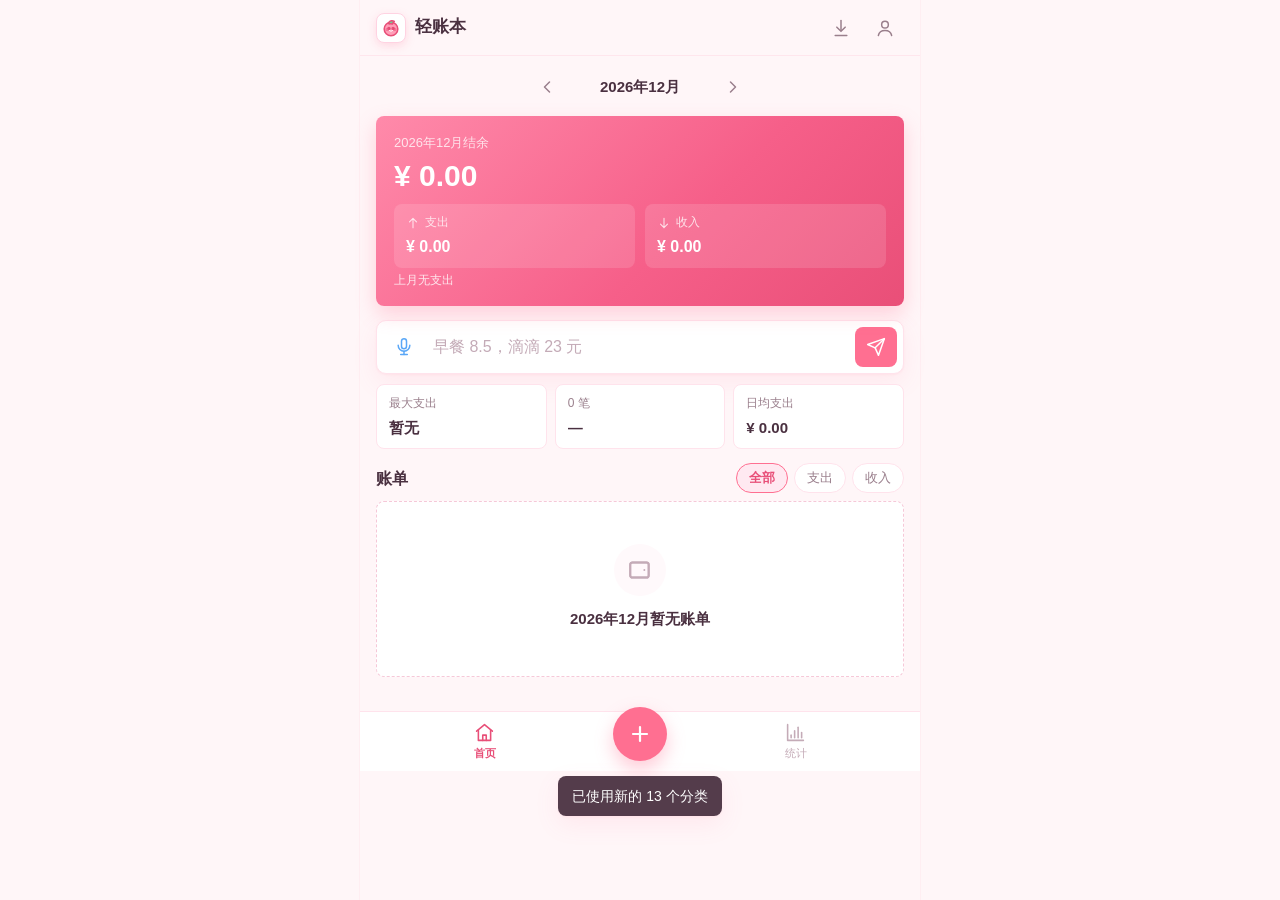
<file: index.html>
<!doctype html>
<html lang="zh-CN">
<head>
  <meta charset="utf-8">
  <meta name="viewport" content="width=device-width, initial-scale=1, viewport-fit=cover">
  <meta name="theme-color" content="#ff6f91">
  <meta name="apple-mobile-web-app-capable" content="yes">
  <meta name="mobile-web-app-capable" content="yes">
  <meta name="apple-mobile-web-app-status-bar-style" content="default">
  <meta name="apple-mobile-web-app-title" content="轻账本">
  <link rel="manifest" href="manifest.webmanifest">
  <link rel="icon" href="icons/icon.svg" type="image/svg+xml">
  <link rel="apple-touch-icon" href="icons/icon-192.png">
  <link rel="stylesheet" href="styles.css?v=19">
  <title>轻账本</title>
</head>
<body>
  <svg class="sprite" aria-hidden="true">
    <symbol id="i-wallet" viewBox="0 0 24 24"><path d="M3 7a2 2 0 0 1 2-2h13a2 2 0 0 1 2 2v10a2 2 0 0 1-2 2H5a2 2 0 0 1-2-2z"/><path d="M3 7a2 2 0 0 1 2-2h13a2 2 0 0 1 2 2v10a2 2 0 0 1-2 2H5a2 2 0 0 1-2-2z"/><path d="M16 12h.01"/></symbol>
    <symbol id="i-home" viewBox="0 0 24 24"><path d="M3 10.5 12 3l9 7.5"/><path d="M5 9.5V21h14V9.5"/><path d="M10 21v-6h4v6"/></symbol>
    <symbol id="i-chart" viewBox="0 0 24 24"><path d="M3 3v18h18"/><path d="M7 15v3"/><path d="M11 10v8"/><path d="M15 6v12"/><path d="M19 12v6"/></symbol>
    <symbol id="i-user" viewBox="0 0 24 24"><circle cx="12" cy="8" r="4"/><path d="M4 21c.8-4 3.6-6 8-6s7.2 2 8 6"/></symbol>
    <symbol id="i-plus" viewBox="0 0 24 24"><path d="M12 5v14M5 12h14"/></symbol>
    <symbol id="i-send" viewBox="0 0 24 24"><path d="M22 2 11 13"/><path d="M22 2 15 22l-4-9-9-4z"/></symbol>
    <symbol id="i-mic" viewBox="0 0 24 24"><rect x="9" y="2" width="6" height="12" rx="3"/><path d="M5 10a7 7 0 0 0 14 0"/><path d="M12 17v4"/><path d="M8 21h8"/></symbol>
    <symbol id="i-pencil" viewBox="0 0 24 24"><path d="m4 20 .8-3.2L16.5 5.1a2 2 0 0 1 2.8 0l.6.6a2 2 0 0 1 0 2.8L8.2 20.2 5 21z"/><path d="M14.5 7l2.5 2.5"/></symbol>
    <symbol id="i-trash" viewBox="0 0 24 24"><path d="M3 6h18"/><path d="M8 6V4h8v2"/><path d="M6 6l1 14h10l1-14"/><path d="M10 10v6"/><path d="M14 10v6"/></symbol>
    <symbol id="i-left" viewBox="0 0 24 24"><path d="m15 18-6-6 6-6"/></symbol>
    <symbol id="i-right" viewBox="0 0 24 24"><path d="m9 18 6-6-6-6"/></symbol>
    <symbol id="i-close" viewBox="0 0 24 24"><path d="M6 6l12 12M18 6 6 18"/></symbol>
    <symbol id="i-calendar" viewBox="0 0 24 24"><rect x="3" y="4" width="18" height="17" rx="2"/><path d="M3 9h18"/><path d="M8 2v4"/><path d="M16 2v4"/></symbol>
    <symbol id="i-filter" viewBox="0 0 24 24"><path d="M3 5h18l-7 8v6l-4 2v-8z"/></symbol>
    <symbol id="i-download" viewBox="0 0 24 24"><path d="M12 3v12"/><path d="m7 11 5 5 5-5"/><path d="M5 21h14"/></symbol>
    <symbol id="i-upload" viewBox="0 0 24 24"><path d="M12 15V3"/><path d="m7 8 5-5 5 5"/><path d="M5 21h14"/></symbol>
    <symbol id="i-check" viewBox="0 0 24 24"><path d="m5 12 4 4L19 6"/></symbol>
    <symbol id="i-tag" viewBox="0 0 24 24"><path d="M3 3h7l11 11-7 7L3 10z"/><circle cx="7" cy="7" r="1.5"/></symbol>
    <symbol id="i-refresh" viewBox="0 0 24 24"><path d="M21 12a9 9 0 1 1-3-6.7"/><path d="M21 3v6h-6"/></symbol>
    <symbol id="i-more" viewBox="0 0 24 24"><circle cx="5" cy="12" r="1"/><circle cx="12" cy="12" r="1"/><circle cx="19" cy="12" r="1"/></symbol>
    <symbol id="i-down" viewBox="0 0 24 24"><path d="M12 4v16m-6-6 6 6 6-6"/></symbol>
    <symbol id="i-up" viewBox="0 0 24 24"><path d="M12 20V4m-6 6 6-6 6 6"/></symbol>
    <symbol id="i-search" viewBox="0 0 24 24"><circle cx="11" cy="11" r="7"/><path d="m21 21-4.5-4.5"/></symbol>
    <symbol id="i-chevron-down" viewBox="0 0 24 24"><path d="m6 9 6 6 6-6"/></symbol>
    <symbol id="i-chevron-up" viewBox="0 0 24 24"><path d="m6 15 6-6 6 6"/></symbol>
    <symbol id="i-file" viewBox="0 0 24 24"><path d="M6 2h8l6 6v14H6z"/><path d="M14 2v6h6"/></symbol>
    <symbol id="i-share" viewBox="0 0 24 24"><circle cx="18" cy="5" r="3"/><circle cx="6" cy="12" r="3"/><circle cx="18" cy="19" r="3"/><path d="m8.5 10.5 7-5M8.5 13.5l7 5"/></symbol>
    <symbol id="i-copy" viewBox="0 0 24 24"><rect x="9" y="9" width="12" height="12" rx="2"/><path d="M5 15H4a2 2 0 0 1-2-2V4a2 2 0 0 1 2-2h9a2 2 0 0 1 2 2v1"/></symbol>
    <symbol id="i-star" viewBox="0 0 24 24"><path d="m12 3 2.6 5.3 5.9.9-4.3 4.1 1 5.8-5.2-2.7-5.2 2.7 1-5.8L3.5 9.2l5.9-.9z"/></symbol>
    <symbol id="i-c-food" viewBox="0 0 24 24"><path d="M4 12h16a8 8 0 0 1-16 0z"/><path d="M12 4v4"/><path d="M8 6v2M16 6v2"/></symbol>
    <symbol id="i-c-bus" viewBox="0 0 24 24"><rect x="3" y="5" width="18" height="13" rx="2"/><path d="M3 10h18"/><path d="M7 20v1M17 20v1"/><circle cx="8" cy="15" r=".5"/><circle cx="16" cy="15" r=".5"/></symbol>
    <symbol id="i-c-bag" viewBox="0 0 24 24"><path d="M6 8h12l-1 13H7z"/><path d="M9 8a3 3 0 0 1 6 0"/></symbol>
    <symbol id="i-c-home" viewBox="0 0 24 24"><path d="M3 10.5 12 3l9 7.5"/><path d="M5 9.5V21h14V9.5"/></symbol>
    <symbol id="i-c-film" viewBox="0 0 24 24"><rect x="3" y="4" width="18" height="16" rx="2"/><path d="M8 4v16M16 4v16M3 9h5M3 15h5M16 9h5M16 15h5"/></symbol>
    <symbol id="i-c-pill" viewBox="0 0 24 24"><rect x="4" y="10" width="16" height="4" rx="2"/><path d="M12 10v4"/><path d="M9 14v2M15 14v2"/></symbol>
    <symbol id="i-c-book" viewBox="0 0 24 24"><path d="M4 4h7a3 3 0 0 1 3 3v13a3 3 0 0 0-3-3H4z"/><path d="M20 4h-7a3 3 0 0 0-3 3v13a3 3 0 0 1 3-3h7z"/></symbol>
    <symbol id="i-c-phone" viewBox="0 0 24 24"><rect x="7" y="2" width="10" height="20" rx="2"/><path d="M12 18h.01"/></symbol>
    <symbol id="i-c-gift" viewBox="0 0 24 24"><rect x="3" y="8" width="18" height="4"/><path d="M3 12v8h18v-8"/><path d="M12 8v12"/><path d="M12 8c-2.5 0-4-1-4-3s1.5-3 4-1c2.5-2 4-1 4 1s-1.5 3-4 3z"/></symbol>
    <symbol id="i-c-more" viewBox="0 0 24 24"><circle cx="5" cy="12" r="1.6"/><circle cx="12" cy="12" r="1.6"/><circle cx="19" cy="12" r="1.6"/></symbol>
    <symbol id="i-c-brief" viewBox="0 0 24 24"><rect x="3" y="7" width="18" height="13" rx="2"/><path d="M9 7V5h6v2"/><path d="M3 13h18"/></symbol>
    <symbol id="i-c-trend" viewBox="0 0 24 24"><path d="m3 17 6-6 4 4 7-8"/><path d="M15 7h5v5"/></symbol>
    <symbol id="i-c-clock" viewBox="0 0 24 24"><circle cx="12" cy="12" r="9"/><path d="M12 7v5l3 2"/></symbol>
    <symbol id="i-c-receipt" viewBox="0 0 24 24"><path d="M6 2h12v20l-2-1.5L14 22l-2-1.5L10 22l-2-1.5L6 22z"/><path d="M9 7h6M9 11h6M9 15h4"/></symbol>
    <symbol id="i-c-coin" viewBox="0 0 24 24"><circle cx="12" cy="12" r="9"/><path d="M12 7v10M9.5 9.5h5M9.5 14.5h5"/></symbol>
    <symbol id="i-logo" viewBox="0 0 24 24">
      <circle cx="12" cy="13.2" r="8.2" fill="#ff9fb8"/>
      <path d="M9.2 5.6c1.6-2.4 4.6-3 6.8-1.5-1.3.8-2 1.8-2.2 3.1-.9-.4-2.2-.5-3.2-.2-.6.2-1.1.1-1.4-.4z" fill="#6fcf97"/>
      <circle cx="9.5" cy="12.6" r="1.15" fill="#fff"/>
      <circle cx="14.5" cy="12.6" r="1.15" fill="#fff"/>
      <circle cx="9.85" cy="12.75" r=".5" fill="#5b3a44"/>
      <circle cx="14.85" cy="12.75" r=".5" fill="#5b3a44"/>
      <path d="M10.1 15c1.2 1.1 2.6 1.1 3.8 0" stroke="#fff" stroke-width="1.15" fill="none" stroke-linecap="round"/>
      <circle cx="7.4" cy="13.8" r="1.3" fill="#ff6f91" opacity=".5"/>
      <circle cx="16.6" cy="13.8" r="1.3" fill="#ff6f91" opacity=".5"/>
    </symbol>
    <symbol id="cute-food" viewBox="0 0 24 24"><path d="M4 13h16a8 8 0 0 1-16 0z"/><path d="M12 5v3M8.5 6.5v2M15.5 6.5v2"/><circle cx="9.4" cy="11.8" r="1" fill="currentColor"/><circle cx="14.6" cy="11.8" r="1" fill="currentColor"/><path d="M10 14.4c1.1 1 2.9 1 4 0"/><circle cx="7.2" cy="13" r="1.3" fill="currentColor" opacity=".18"/><circle cx="16.8" cy="13" r="1.3" fill="currentColor" opacity=".18"/></symbol>
    <symbol id="cute-bus" viewBox="0 0 24 24"><rect x="3" y="5" width="18" height="13" rx="3"/><path d="M3 10h18"/><path d="M8 18v1M16 18v1"/><circle cx="9.2" cy="12.2" r="1" fill="currentColor"/><circle cx="14.8" cy="12.2" r="1" fill="currentColor"/><path d="M10.4 14.6c1 1 2.2 1 3.2 0"/><circle cx="7" cy="13.6" r="1.3" fill="currentColor" opacity=".18"/><circle cx="17" cy="13.6" r="1.3" fill="currentColor" opacity=".18"/></symbol>
    <symbol id="cute-bag" viewBox="0 0 24 24"><path d="M6 8h12l-1 13H7z"/><path d="M9 8a3 3 0 0 1 6 0"/><circle cx="10" cy="14" r=".9" fill="currentColor"/><circle cx="14" cy="14" r=".9" fill="currentColor"/><path d="M10.4 16.6c1 1 2.2 1 3.2 0"/><circle cx="8" cy="15.4" r="1.2" fill="currentColor" opacity=".18"/><circle cx="16" cy="15.4" r="1.2" fill="currentColor" opacity=".18"/></symbol>
    <symbol id="cute-home" viewBox="0 0 24 24"><path d="M3 10.5 12 3l9 7.5"/><path d="M5 9.5V21h14V9.5"/><circle cx="10.2" cy="15.2" r="1" fill="currentColor"/><circle cx="13.8" cy="15.2" r="1" fill="currentColor"/><path d="M11.2 17.4c.5.5 1.1.5 1.6 0"/><circle cx="8.4" cy="16.2" r="1.2" fill="currentColor" opacity=".18"/><circle cx="15.6" cy="16.2" r="1.2" fill="currentColor" opacity=".18"/></symbol>
    <symbol id="cute-film" viewBox="0 0 24 24"><rect x="3" y="4" width="18" height="16" rx="2"/><path d="M8 4v16M16 4v16"/><circle cx="10.2" cy="12.4" r="1" fill="currentColor"/><circle cx="13.8" cy="12.4" r="1" fill="currentColor"/><path d="M11.1 14.4c.6.6 1.2.6 1.8 0"/><circle cx="8.4" cy="13.4" r="1.2" fill="currentColor" opacity=".18"/><circle cx="15.6" cy="13.4" r="1.2" fill="currentColor" opacity=".18"/></symbol>
    <symbol id="cute-pill" viewBox="0 0 24 24"><path d="M10 3h4v4h-4z"/><path d="M7 7h10v12a2 2 0 0 1-2 2H9a2 2 0 0 1-2-2z"/><circle cx="10" cy="12.4" r="1" fill="currentColor"/><circle cx="14" cy="12.4" r="1" fill="currentColor"/><path d="M11 14.6c.6.6 1.2.6 1.8 0"/><circle cx="8.4" cy="13.6" r="1.2" fill="currentColor" opacity=".18"/><circle cx="15.6" cy="13.6" r="1.2" fill="currentColor" opacity=".18"/></symbol>
    <symbol id="cute-book" viewBox="0 0 24 24"><path d="M4 4h7a3 3 0 0 1 3 3v13a3 3 0 0 0-3-3H4z"/><path d="M20 4h-7a3 3 0 0 0-3 3v13a3 3 0 0 1 3-3h7z"/><circle cx="10" cy="12" r="1" fill="currentColor"/><circle cx="14" cy="12" r="1" fill="currentColor"/><path d="M10.8 14.2c.8.7 1.6.7 2.4 0"/><circle cx="8.2" cy="13" r="1.2" fill="currentColor" opacity=".18"/><circle cx="15.8" cy="13" r="1.2" fill="currentColor" opacity=".18"/></symbol>
    <symbol id="cute-phone" viewBox="0 0 24 24"><rect x="7" y="2" width="10" height="20" rx="3"/><circle cx="10" cy="12.4" r="1" fill="currentColor"/><circle cx="14" cy="12.4" r="1" fill="currentColor"/><path d="M11 14.4c.6.6 1.2.6 1.8 0"/><circle cx="8.4" cy="13.4" r="1.2" fill="currentColor" opacity=".18"/><circle cx="15.6" cy="13.4" r="1.2" fill="currentColor" opacity=".18"/><path d="M12 18h.01"/></symbol>
    <symbol id="cute-gift" viewBox="0 0 24 24"><rect x="3" y="8" width="18" height="4"/><path d="M3 12v8h18v-8"/><path d="M12 8v12"/><circle cx="9.4" cy="14.8" r="1" fill="currentColor"/><circle cx="14.6" cy="14.8" r="1" fill="currentColor"/><path d="M10.4 16.8c1 .8 2.2.8 3.2 0"/><circle cx="7.4" cy="15.6" r="1.2" fill="currentColor" opacity=".18"/><circle cx="16.6" cy="15.6" r="1.2" fill="currentColor" opacity=".18"/></symbol>
    <symbol id="cute-paw" viewBox="0 0 24 24"><circle cx="7.2" cy="8.2" r="2.1" fill="currentColor"/><circle cx="12" cy="6.8" r="2.2" fill="currentColor"/><circle cx="16.8" cy="8.2" r="2.1" fill="currentColor"/><path d="M8 12c1.6-1.8 6.4-1.8 8 0 1.9 2.1.7 5.4-2.2 6.3-1.1.3-2.5.3-3.6 0C7.3 17.4 6.1 14.1 8 12z" fill="currentColor"/><circle cx="6.4" cy="14.6" r="1" fill="currentColor"/><circle cx="17.6" cy="14.6" r="1" fill="currentColor"/></symbol>
    <symbol id="cute-more" viewBox="0 0 24 24"><circle cx="12" cy="15.2" r="2.7" fill="currentColor"/><circle cx="7.6" cy="10.4" r="1.2" fill="currentColor"/><circle cx="12" cy="8.8" r="1.2" fill="currentColor"/><circle cx="16.4" cy="10.4" r="1.2" fill="currentColor"/></symbol>
    <symbol id="cute-brief" viewBox="0 0 24 24"><rect x="3" y="7" width="18" height="13" rx="2"/><path d="M9 7V5h6v2"/><circle cx="10" cy="13.4" r="1" fill="currentColor"/><circle cx="14" cy="13.4" r="1" fill="currentColor"/><path d="M11 15.4c.6.6 1.2.6 1.8 0"/><circle cx="8.4" cy="14.4" r="1.2" fill="currentColor" opacity=".18"/><circle cx="15.6" cy="14.4" r="1.2" fill="currentColor" opacity=".18"/></symbol>
    <symbol id="cute-star" viewBox="0 0 24 24"><path d="m12 3 2.6 5.3 5.9.9-4.3 4.1 1 5.8-5.2-2.7-5.2 2.7 1-5.8L3.5 9.2l5.9-.9z"/><circle cx="10.2" cy="11.4" r=".9" fill="currentColor"/><circle cx="13.8" cy="11.4" r=".9" fill="currentColor"/><path d="M11 13.4c.6.6 1.2.6 1.8 0"/><circle cx="8.2" cy="12.6" r="1.1" fill="currentColor" opacity=".18"/><circle cx="15.8" cy="12.6" r="1.1" fill="currentColor" opacity=".18"/></symbol>
    <symbol id="cute-trend" viewBox="0 0 24 24"><path d="m3 17 6-6 4 4 7-8"/><path d="M15 7h5v5"/><circle cx="9" cy="11" r=".9" fill="currentColor"/><circle cx="13" cy="15" r=".9" fill="currentColor"/></symbol>
    <symbol id="cute-clock" viewBox="0 0 24 24"><circle cx="12" cy="12" r="9"/><path d="M12 7v5l3 2"/><circle cx="9" cy="10" r=".8" fill="currentColor"/><circle cx="15" cy="10" r=".8" fill="currentColor"/><path d="M9.8 12.6c1.4 1 3 1 4.4 0"/><circle cx="7" cy="11.4" r="1.1" fill="currentColor" opacity=".18"/><circle cx="17" cy="11.4" r="1.1" fill="currentColor" opacity=".18"/></symbol>
    <symbol id="cute-receipt" viewBox="0 0 24 24"><path d="M6 2h12v20l-2-1.5L14 22l-2-1.5L10 22l-2-1.5L6 22z"/><path d="M9 7h6M9 11h6M9 15h4"/><circle cx="10.4" cy="12.2" r=".8" fill="currentColor"/><circle cx="13.6" cy="12.2" r=".8" fill="currentColor"/><path d="M11.2 13.8c.5.5 1.1.5 1.6 0"/></symbol>
  </svg>

  <div class="app-shell">
    <header class="topbar">
      <div class="brand">
        <span class="brand-mark"><svg><use href="#i-logo"></use></svg></span>
        <span class="brand-name">轻账本</span>
      </div>
      <div class="top-actions">
        <button class="icon-btn" id="exportBtn" type="button" data-action="export" title="导出数据" aria-label="导出数据">
          <svg><use href="#i-download"></use></svg>
        </button>
        <button class="icon-btn" type="button" data-action="goto" data-view="settings" title="设置" aria-label="设置">
          <svg><use href="#i-user"></use></svg>
        </button>
      </div>
    </header>

    <main id="appMain">
      <section id="view-home" class="view active">
        <div class="month-strip">
          <button class="icon-btn" type="button" data-action="month-prev" title="上个月" aria-label="上个月">
            <svg><use href="#i-left"></use></svg>
          </button>
          <button class="month-title" type="button" id="monthTitle" data-action="month-picker">本月</button>
          <button class="icon-btn" type="button" data-action="month-next" title="下个月" aria-label="下个月">
            <svg><use href="#i-right"></use></svg>
          </button>
        </div>

        <section class="summary-panel" id="homeSummary"></section>

        <div class="quick-input">
          <button class="icon-btn voice-btn" id="voiceBtn" type="button" data-action="voice" title="语音记账" aria-label="语音记账" hidden>
            <svg><use href="#i-mic"></use></svg>
          </button>
          <input id="quickText" class="quick-text" type="search" autocomplete="off" enterkeyhint="send" placeholder="早餐 8.5，滴滴 23 元" aria-label="记一笔">
          <button class="send-btn" type="button" data-action="parse" title="记一笔" aria-label="记一笔">
            <svg><use href="#i-send"></use></svg>
          </button>
        </div>

        <section class="day-summary" id="homeBreakdown"></section>

        <div class="list-head">
          <h2>账单</h2>
          <div class="list-filters">
            <button class="chip" type="button" data-action="filter-type" data-value="all">全部</button>
            <button class="chip" type="button" data-action="filter-type" data-value="expense">支出</button>
            <button class="chip" type="button" data-action="filter-type" data-value="income">收入</button>
          </div>
        </div>
        <section class="record-list" id="recordList"></section>
      </section>

      <section id="view-stats" class="view">
        <div class="stats-toolbar">
          <div class="seg" id="rangeSeg">
            <button type="button" class="seg-btn active" data-action="stats-range" data-value="month">本月</button>
            <button type="button" class="seg-btn" data-action="stats-range" data-value="lastMonth">上月</button>
            <button type="button" class="seg-btn" data-action="stats-range" data-value="7d">近7天</button>
            <button type="button" class="seg-btn" data-action="stats-range" data-value="year">今年</button>
            <button type="button" class="seg-btn" data-action="stats-range" data-value="all">全部</button>
            <button type="button" class="seg-btn" data-action="stats-range" data-value="custom">自定义</button>
          </div>
          <div class="date-range" id="customRangeRow" hidden>
            <label class="date-field">
              <span>从</span>
              <input type="date" id="statFrom" data-action="stats-date" aria-label="开始日期">
            </label>
            <label class="date-field">
              <span>到</span>
              <input type="date" id="statTo" data-action="stats-date" aria-label="结束日期">
            </label>
          </div>
          <div class="filter-row">
            <label class="select-wrap">
              <svg><use href="#i-down"></use></svg>
              <select id="statType" data-action="stats-change">
                <option value="expense">支出</option>
                <option value="income">收入</option>
                <option value="all">全部</option>
              </select>
            </label>
            <label class="select-wrap">
              <svg><use href="#i-filter"></use></svg>
              <select id="statCategory" data-action="stats-change">
                <option value="">全部分类</option>
              </select>
            </label>
            <label class="select-wrap">
              <svg><use href="#i-tag"></use></svg>
              <select id="statPayment" data-action="stats-change">
                <option value="">全部支付方式</option>
              </select>
            </label>
          </div>
          <div class="dim-row">
            <label class="select-wrap dim">
              <span>维度</span>
              <select id="statDimension" data-action="stats-change"></select>
            </label>
            <label class="select-wrap dim">
              <span>指标</span>
              <select id="statMetric" data-action="stats-change"></select>
            </label>
          </div>
          <div class="seg" id="chartModeSeg">
            <button type="button" class="seg-btn active" data-action="chart-mode" data-value="dist">分布</button>
            <button type="button" class="seg-btn" data-action="chart-mode" data-value="trend">趋势</button>
            <button type="button" class="seg-btn" data-action="chart-mode" data-value="table">明细</button>
          </div>
        </div>
        <section class="stat-cards" id="statCards"></section>
        <section class="panel chart-panel" id="chartPanel"></section>
        <section class="table-wrap" id="statTable"></section>
      </section>

      <section id="view-settings" class="view">
        <div class="settings-section">
          <h2>安装到手机</h2>
          <div class="settings-actions">
            <button class="action-btn wide" type="button" data-action="install">
              <svg><use href="#i-download"></use></svg><span>安装轻账本</span>
            </button>
          </div>
        </div>

        <div class="settings-section">
          <h2>数据</h2>
          <div class="settings-actions">
            <button class="action-btn" type="button" data-action="export">
              <svg><use href="#i-download"></use></svg><span>导出</span>
            </button>
            <button class="action-btn" type="button" data-action="import">
              <svg><use href="#i-upload"></use></svg><span>导入</span>
            </button>
            <button class="action-btn danger" type="button" data-action="reset">
              <svg><use href="#i-trash"></use></svg><span>清空</span>
            </button>
          </div>
          <input type="file" id="importFile" accept="application/json,.json" hidden>
          <div class="storage-line" id="storageLine"></div>
        </div>

        <div class="settings-section">
          <h2>智能分类规则</h2>
          <form class="rule-form" id="ruleForm">
            <input type="text" id="ruleKeyword" placeholder="关键词" aria-label="关键词">
            <select id="ruleCategory" aria-label="分类"></select>
            <button class="primary small" type="submit">添加</button>
          </form>
          <ul class="rule-list" id="ruleList"></ul>
        </div>

        <div class="settings-section">
          <h2>我的分类</h2>
          <div class="settings-actions">
            <button class="action-btn wide" type="button" data-action="use-my-categories">
              <svg><use href="#i-refresh"></use></svg><span>使用我的 13 个分类</span>
            </button>
            <button class="action-btn" type="button" data-action="add-category">
              <svg><use href="#i-plus"></use></svg><span>新增分类</span>
            </button>
          </div>
          <ul class="category-list" id="categoryList"></ul>
        </div>

        <div class="settings-section">
          <h2>关于</h2>
          <div class="about-box">
            <p>轻账本 v1.8</p>
            <p>本地账本</p>
          </div>
        </div>
      </section>
    </main>

    <nav class="bottom-nav">
      <button class="nav-btn active" type="button" data-action="goto" data-view="home">
        <svg><use href="#i-home"></use></svg><span>首页</span>
      </button>
      <button class="nav-btn center" type="button" data-action="add" aria-label="记一笔">
        <span class="nav-plus"><svg><use href="#i-plus"></use></svg></span>
      </button>
      <button class="nav-btn" type="button" data-action="goto" data-view="stats">
        <svg><use href="#i-chart"></use></svg><span>统计</span>
      </button>
    </nav>
  </div>

  <div class="modal" id="recordModal" hidden>
    <div class="modal-backdrop" data-action="close-modal"></div>
    <div class="sheet" role="dialog" aria-modal="true" aria-labelledby="recordModalTitle">
      <header class="sheet-head">
        <h2 id="recordModalTitle">记一笔</h2>
        <button class="icon-btn" type="button" data-action="close-modal" title="关闭" aria-label="关闭">
          <svg><use href="#i-close"></use></svg>
        </button>
      </header>
      <form id="recordForm">
        <div class="type-seg" id="recordTypeSeg">
          <button class="type-btn expense active" type="button" data-action="record-type" data-value="expense">
            <svg><use href="#i-up"></use></svg>支出
          </button>
          <button class="type-btn income" type="button" data-action="record-type" data-value="income">
            <svg><use href="#i-down"></use></svg>收入
          </button>
        </div>
        <label class="field">
          <span>金额</span>
          <input id="fAmount" type="number" min="0" step="0.01" inputmode="decimal" placeholder="0.00" required>
        </label>
        <label class="field">
          <span>商品 / 事项</span>
          <input id="fItem" type="text" placeholder="午餐" required>
        </label>
        <label class="field">
          <span>商户</span>
          <input id="fMerchant" type="text" placeholder="麦当劳">
        </label>
        <div class="field">
          <span>分类</span>
          <div class="category-picker" id="categoryPicker"></div>
        </div>
        <div class="form-grid">
          <label class="field">
            <span>日期</span>
            <input id="fDate" type="date" required>
          </label>
          <label class="field">
            <span>时间</span>
            <input id="fTime" type="time" required>
          </label>
        </div>
        <div class="form-grid">
          <label class="field">
            <span>支付方式</span>
            <select id="fPayment">
              <option value="">未填写</option>
            </select>
          </label>
          <label class="field">
            <span>标签</span>
            <input id="fTags" type="text" placeholder="咖啡, 通勤">
          </label>
        </div>
        <label class="field">
          <span>备注</span>
          <textarea id="fNote" rows="2" placeholder="可选"></textarea>
        </label>
        <button class="primary save-btn" type="submit">保存</button>
      </form>
    </div>
  </div>

  <div class="modal" id="categoryModal" hidden>
    <div class="modal-backdrop" data-action="close-category-modal"></div>
    <div class="sheet" role="dialog" aria-modal="true" aria-labelledby="categoryModalTitle">
      <header class="sheet-head">
        <h2 id="categoryModalTitle">编辑分类</h2>
        <button class="icon-btn" type="button" data-action="close-category-modal" title="关闭" aria-label="关闭">
          <svg><use href="#i-close"></use></svg>
        </button>
      </header>
      <form id="categoryForm">
        <label class="field">
          <span>分类名称</span>
          <input id="catName" type="text" placeholder="买菜" required>
        </label>
        <label class="field">
          <span>类型</span>
          <select id="catType">
            <option value="expense">支出</option>
            <option value="income">收入</option>
          </select>
        </label>
        <label class="field">
          <span>自动识别关键词</span>
          <input id="catAliases" type="text" placeholder="菜市场, 蔬菜, 鸡蛋">
        </label>
        <button class="primary save-btn" type="submit">保存分类</button>
      </form>
    </div>
  </div>

  <div class="modal" id="dialogModal" hidden>
    <div class="modal-backdrop"></div>
    <div class="dialog" role="alertdialog" aria-modal="true" aria-labelledby="dialogTitle">
      <h2 id="dialogTitle"></h2>
      <p id="dialogBody"></p>
      <input id="dialogInput" type="text" hidden>
      <div class="dialog-actions">
        <button class="secondary" type="button" id="dialogCancel">取消</button>
        <button class="danger" type="button" id="dialogOk">确定</button>
      </div>
    </div>
  </div>

  <div class="toast-root" id="toastRoot" aria-live="polite"></div>
  <script src="app.js?v=19"></script>
</body>
</html>
</file>
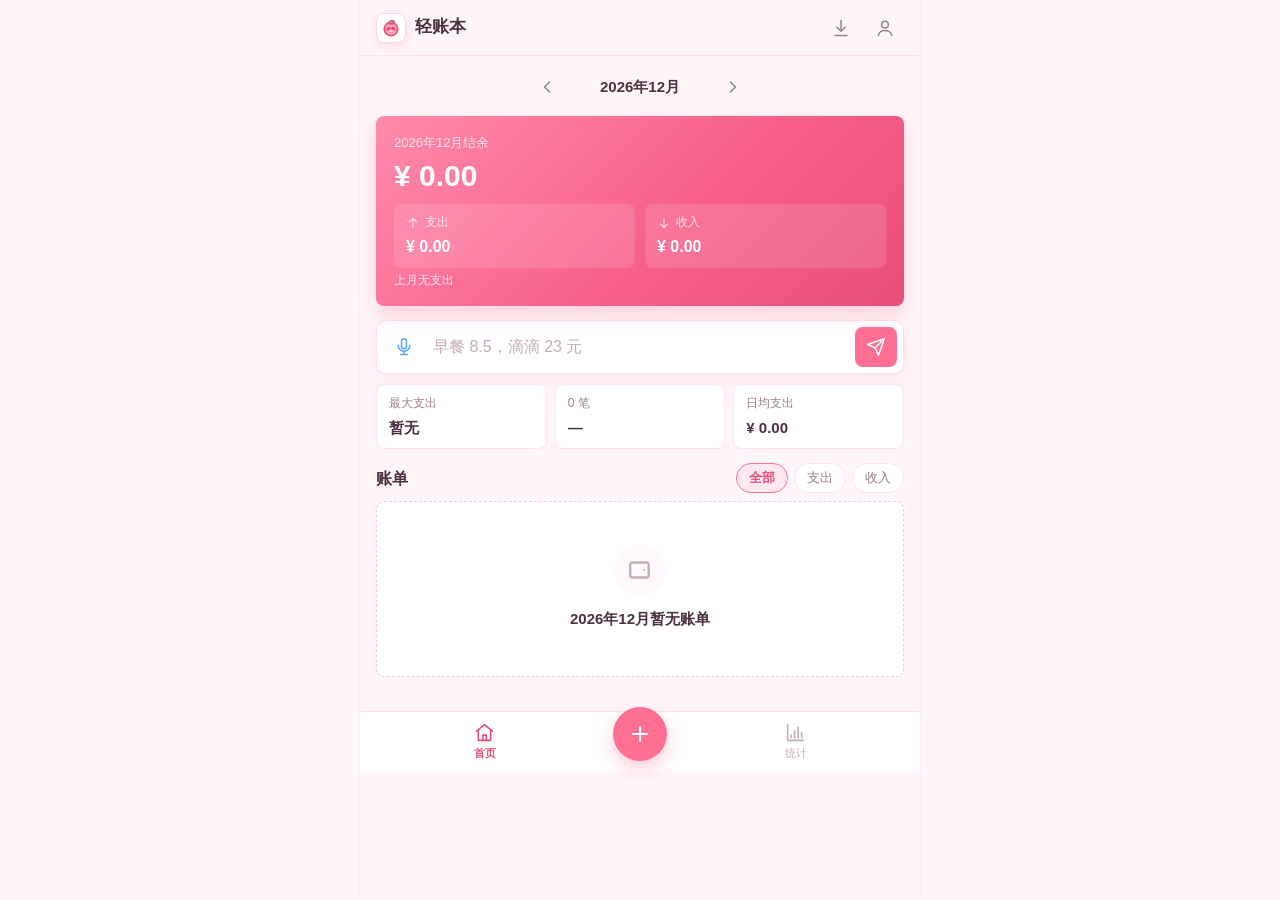
<file: reset.html>
<!doctype html>
<html lang="zh-CN">
<head>
  <meta charset="utf-8">
  <meta name="viewport" content="width=device-width, initial-scale=1">
  <title>正在更新轻账本</title>
  <style>
    body {
      margin: 0;
      min-height: 100vh;
      display: grid;
      place-items: center;
      background: #fff6f8;
      color: #e84f78;
      font-family: -apple-system, BlinkMacSystemFont, "PingFang SC", "Microsoft YaHei", sans-serif;
      letter-spacing: 0;
    }
    .box {
      text-align: center;
      font-size: 15px;
      padding: 24px;
    }
    .dot {
      display: inline-block;
      width: 10px;
      height: 10px;
      margin: 18px 4px 0;
      border-radius: 50%;
      background: #ff8aaa;
      animation: bounce 1s infinite ease-in-out;
    }
    .dot:nth-child(2) { animation-delay: .15s; }
    .dot:nth-child(3) { animation-delay: .3s; }
    @keyframes bounce {
      0%, 100% { transform: translateY(0); opacity: .45; }
      50% { transform: translateY(-6px); opacity: 1; }
    }
  </style>
</head>
<body>
  <div class="box">
    <div>正在清除旧缓存，请稍等</div>
    <div><span class="dot"></span><span class="dot"></span><span class="dot"></span></div>
  </div>
  <script>
    (async function () {
      try {
        if ('serviceWorker' in navigator) {
          const registrations = await navigator.serviceWorker.getRegistrations();
          await Promise.all(registrations.map((registration) => registration.unregister()));
        }
        if (window.caches) {
          const keys = await caches.keys();
          await Promise.all(keys.map((key) => caches.delete(key)));
        }
      } catch (error) {
        console.error(error);
      }
      location.replace('./index.html?v=19');
    })();
  </script>
</body>
</html>
</file>
<file: styles.css>
:root {
  --bg: #fff6f8;
  --surface: #ffffff;
  --surface-2: #fff9fb;
  --ink: #4a3040;
  --muted: #9a7f8c;
  --faint: #c4abb7;
  --line: #ffe3ec;
  --line-strong: #f6c8d8;
  --primary: #ff6f91;
  --primary-dark: #e84f78;
  --primary-soft: #ffe9f1;
  --danger: #f05b6c;
  --danger-soft: #ffe9ee;
  --income: #4fc08a;
  --income-soft: #e7faf1;
  --blue: #5aa7f7;
  --amber: #ffb34d;
  --violet: #9a7bf0;
  --nav-h: 60px;
  --radius: 8px;
  --shadow: 0 1px 2px rgba(255, 111, 145, .08), 0 8px 24px rgba(255, 111, 145, .10);
}

* {
  box-sizing: border-box;
}

[hidden] {
  display: none !important;
}

html {
  -webkit-text-size-adjust: 100%;
  text-size-adjust: 100%;
}

body {
  margin: 0;
  background: var(--bg);
  color: var(--ink);
  font-family: -apple-system, BlinkMacSystemFont, "Segoe UI", "PingFang SC", "Hiragino Sans GB", "Microsoft YaHei", sans-serif;
  font-size: 15px;
  line-height: 1.45;
  letter-spacing: 0;
  -webkit-font-smoothing: antialiased;
}

button,
input,
select,
textarea {
  font: inherit;
  letter-spacing: 0;
}

button {
  border: 0;
  cursor: pointer;
  color: inherit;
  background: none;
}

button:focus-visible,
input:focus-visible,
select:focus-visible,
textarea:focus-visible {
  outline: 2px solid rgba(255, 111, 145, .55);
  outline-offset: 1px;
}

svg {
  display: block;
  width: 20px;
  height: 20px;
  fill: none;
  stroke: currentColor;
  stroke-width: 1.8;
  stroke-linecap: round;
  stroke-linejoin: round;
}

.sprite {
  position: absolute;
  width: 0;
  height: 0;
  overflow: hidden;
}

.app-shell {
  position: relative;
  width: 100%;
  max-width: 560px;
  min-height: 100dvh;
  margin: 0 auto;
  background: var(--bg);
  box-shadow: 0 0 0 1px rgba(255, 111, 145, .06);
}

.topbar {
  position: sticky;
  top: 0;
  z-index: 20;
  display: flex;
  align-items: center;
  justify-content: space-between;
  height: 56px;
  padding: 0 16px;
  padding-top: env(safe-area-inset-top);
  background: rgba(255, 246, 248, .92);
  backdrop-filter: blur(12px);
  border-bottom: 1px solid rgba(255, 227, 236, .8);
}

.brand {
  display: flex;
  align-items: center;
  gap: 9px;
  min-width: 0;
}

.brand-mark {
  display: grid;
  place-items: center;
  width: 30px;
  height: 30px;
  border-radius: 8px;
  background: #fff;
  border: 1px solid #ffd3e2;
  box-shadow: 0 3px 10px rgba(255, 111, 145, .22);
  color: var(--primary-dark);
  flex: none;
}

.brand-mark svg {
  width: 20px;
  height: 20px;
}

.brand-name {
  font-size: 17px;
  font-weight: 700;
  white-space: nowrap;
}

.top-actions {
  display: flex;
  align-items: center;
  gap: 6px;
}

.icon-btn {
  display: grid;
  place-items: center;
  width: 38px;
  height: 38px;
  border-radius: 8px;
  color: var(--muted);
  flex: none;
}

.icon-btn:active {
  background: var(--surface-2);
  color: var(--ink);
}

.view {
  display: none;
  padding: 0 16px 24px;
  animation: view-in .18s ease;
}

.view.active {
  display: block;
}

@keyframes view-in {
  from {
    opacity: .5;
    transform: translateY(4px);
  }
  to {
    opacity: 1;
    transform: translateY(0);
  }
}

.month-strip {
  display: flex;
  align-items: center;
  justify-content: center;
  gap: 8px;
  padding: 12px 0 10px;
}

.month-title {
  min-width: 132px;
  height: 38px;
  border-radius: 8px;
  font-size: 15px;
  font-weight: 700;
  color: var(--ink);
}

.month-title:active {
  background: var(--surface);
}

.summary-panel {
  position: relative;
  overflow: hidden;
  padding: 18px 18px 16px;
  border-radius: 8px;
  background: linear-gradient(135deg, #ff8aaa 0%, #f65f89 58%, #e94f78 100%);
  color: #fff;
  box-shadow: 0 8px 20px rgba(255, 111, 145, .28);
}

.summary-label {
  font-size: 13px;
  color: rgba(255, 255, 255, .78);
}

.summary-amount {
  margin: 6px 0 12px;
  font-size: 30px;
  font-weight: 800;
  line-height: 1.1;
  font-variant-numeric: tabular-nums;
}

.summary-amount small {
  margin-left: 4px;
  font-size: 14px;
  font-weight: 600;
  color: rgba(255, 255, 255, .72);
}

.summary-grid {
  display: grid;
  grid-template-columns: 1fr 1fr;
  gap: 10px;
}

.summary-cell {
  min-width: 0;
  padding: 10px 12px;
  border-radius: 8px;
  background: rgba(255, 255, 255, .13);
}

.summary-cell .cell-label {
  display: flex;
  align-items: center;
  gap: 5px;
  font-size: 12px;
  color: rgba(255, 255, 255, .78);
}

.summary-cell .cell-label svg {
  width: 14px;
  height: 14px;
}

.summary-cell .cell-value {
  margin-top: 4px;
  font-size: 16px;
  font-weight: 700;
  font-variant-numeric: tabular-nums;
  white-space: nowrap;
  overflow: hidden;
  text-overflow: ellipsis;
}

.summary-delta {
  display: inline-flex;
  align-items: center;
  gap: 4px;
  margin-top: 3px;
  font-size: 12px;
  color: rgba(255, 255, 255, .82);
}

.quick-input {
  display: flex;
  align-items: center;
  gap: 8px;
  margin: 14px 0 6px;
  padding: 6px 6px 6px 8px;
  border: 1px solid var(--line);
  border-radius: 10px;
  background: var(--surface);
  box-shadow: var(--shadow);
}

.quick-text {
  flex: 1;
  min-width: 0;
  height: 40px;
  border: 0;
  background: transparent;
  color: var(--ink);
  font-size: 16px;
}

.quick-text::placeholder {
  color: var(--faint);
}

.quick-text:focus {
  outline: none;
}

.voice-btn {
  color: var(--blue);
}

.voice-btn.recording {
  color: var(--danger);
  background: var(--danger-soft);
}

.send-btn {
  display: grid;
  place-items: center;
  width: 42px;
  height: 40px;
  border-radius: 8px;
  background: var(--primary);
  color: #fff;
  flex: none;
}

.send-btn:active {
  background: var(--primary-dark);
}

.day-summary {
  display: grid;
  grid-template-columns: repeat(3, 1fr);
  gap: 8px;
  margin: 10px 0 14px;
}

.day-stat {
  min-width: 0;
  padding: 10px 12px;
  border: 1px solid var(--line);
  border-radius: 8px;
  background: var(--surface);
}

.day-stat .day-label {
  font-size: 12px;
  color: var(--muted);
  white-space: nowrap;
  overflow: hidden;
  text-overflow: ellipsis;
}

.day-stat .day-value {
  margin-top: 4px;
  font-size: 15px;
  font-weight: 700;
  font-variant-numeric: tabular-nums;
  white-space: nowrap;
  overflow: hidden;
  text-overflow: ellipsis;
}

.list-head {
  display: flex;
  align-items: center;
  justify-content: space-between;
  gap: 10px;
  margin-bottom: 8px;
}

.list-head h2 {
  margin: 0;
  font-size: 16px;
  font-weight: 700;
}

.list-filters {
  display: flex;
  gap: 6px;
}

.chip {
  height: 30px;
  padding: 0 12px;
  border: 1px solid var(--line);
  border-radius: 999px;
  background: var(--surface);
  color: var(--muted);
  font-size: 13px;
  white-space: nowrap;
}

.chip.active {
  border-color: var(--primary);
  background: var(--primary-soft);
  color: var(--primary-dark);
  font-weight: 600;
}

.record-list {
  display: flex;
  flex-direction: column;
  gap: 10px;
  padding-bottom: 10px;
}

.record-group {
  border: 1px solid var(--line);
  border-radius: 8px;
  background: var(--surface);
  overflow: hidden;
}

.group-head {
  display: flex;
  align-items: center;
  justify-content: space-between;
  gap: 8px;
  padding: 10px 12px 6px;
  color: var(--muted);
  font-size: 13px;
}

.group-head strong {
  color: var(--ink);
  font-weight: 700;
}

.group-total {
  font-variant-numeric: tabular-nums;
}

.record-item {
  display: grid;
  grid-template-columns: 40px minmax(0, 1fr) auto 34px;
  align-items: center;
  gap: 10px;
  min-width: 0;
  padding: 11px 12px;
  border-top: 1px solid var(--line);
  cursor: pointer;
}

.record-item:active {
  background: var(--surface-2);
}

.record-icon {
  display: grid;
  place-items: center;
  width: 40px;
  height: 40px;
  border-radius: 8px;
  flex: none;
}

.record-icon svg {
  width: 20px;
  height: 20px;
}

.record-main {
  min-width: 0;
}

.record-title {
  font-size: 15px;
  font-weight: 600;
  white-space: nowrap;
  overflow: hidden;
  text-overflow: ellipsis;
}

.record-sub {
  margin-top: 2px;
  font-size: 12px;
  color: var(--muted);
  white-space: nowrap;
  overflow: hidden;
  text-overflow: ellipsis;
}

.record-sub .dot {
  margin: 0 4px;
  color: var(--faint);
}

.record-amount {
  font-size: 16px;
  font-weight: 700;
  font-variant-numeric: tabular-nums;
  white-space: nowrap;
  text-align: right;
}

.record-amount.expense {
  color: var(--ink);
}

.record-amount.income {
  color: var(--income);
}

.record-more {
  display: grid;
  place-items: center;
  width: 34px;
  height: 34px;
  color: var(--faint);
  border-radius: 8px;
}

.empty-state {
  padding: 42px 20px;
  border: 1px dashed var(--line-strong);
  border-radius: 8px;
  background: var(--surface);
  text-align: center;
  color: var(--muted);
}

.empty-state .empty-icon {
  display: grid;
  place-items: center;
  width: 52px;
  height: 52px;
  margin: 0 auto 12px;
  border-radius: 50%;
  background: var(--surface-2);
  color: var(--faint);
}

.empty-state .empty-icon svg {
  width: 26px;
  height: 26px;
}

.empty-state p {
  margin: 4px 0;
}

.empty-state .empty-title {
  color: var(--ink);
  font-weight: 600;
}

.bottom-nav {
  position: sticky;
  bottom: 0;
  z-index: 20;
  display: grid;
  grid-template-columns: 1fr 78px 1fr;
  align-items: center;
  height: calc(var(--nav-h) + env(safe-area-inset-bottom));
  padding: 0 8px env(safe-area-inset-bottom);
  border-top: 1px solid var(--line);
  background: rgba(255, 255, 255, .96);
  backdrop-filter: blur(12px);
}

.nav-btn {
  display: flex;
  flex-direction: column;
  align-items: center;
  justify-content: center;
  gap: 3px;
  min-width: 0;
  height: 48px;
  border-radius: 8px;
  color: var(--faint);
  font-size: 11px;
}

.nav-btn svg {
  width: 21px;
  height: 21px;
}

.nav-btn.active {
  color: var(--primary-dark);
  font-weight: 600;
}

.nav-btn.center {
  width: 58px;
  height: 58px;
  margin: -16px auto 0;
}

.nav-plus {
  display: grid;
  place-items: center;
  width: 54px;
  height: 54px;
  border-radius: 50%;
  background: var(--primary);
  color: #fff;
  box-shadow: 0 8px 18px rgba(255, 111, 145, .36);
}

.nav-plus svg {
  width: 24px;
  height: 24px;
  stroke-width: 2.2;
}

.nav-btn.center:active .nav-plus {
  background: var(--primary-dark);
}

.stats-toolbar {
  display: flex;
  flex-direction: column;
  gap: 10px;
  padding: 12px 0 14px;
}

.seg {
  display: grid;
  grid-auto-flow: column;
  grid-auto-columns: 1fr;
  padding: 3px;
  border: 1px solid var(--line);
  border-radius: 10px;
  background: var(--surface);
}

.seg-btn {
  height: 34px;
  border-radius: 7px;
  color: var(--muted);
  font-size: 13px;
  white-space: nowrap;
}

.seg-btn.active {
  background: var(--ink);
  color: #fff;
  font-weight: 600;
}

.filter-row,
.dim-row {
  display: grid;
  grid-template-columns: 1fr 1fr;
  gap: 8px;
}

.date-range {
  display: grid;
  grid-template-columns: 1fr 1fr;
  gap: 8px;
}

.date-field {
  display: flex;
  align-items: center;
  gap: 6px;
  min-width: 0;
  height: 40px;
  padding: 0 10px;
  border: 1px solid var(--line);
  border-radius: 8px;
  background: var(--surface);
  color: var(--muted);
}

.date-field span {
  font-size: 12px;
  color: var(--faint);
  flex: none;
}

.date-field input {
  flex: 1;
  min-width: 0;
  height: 100%;
  border: 0;
  background: transparent;
  color: var(--ink);
  font-size: 14px;
}

.date-field input:focus {
  outline: none;
}

.filter-row {
  grid-template-columns: repeat(3, 1fr);
}

.select-wrap {
  position: relative;
  display: flex;
  align-items: center;
  gap: 6px;
  min-width: 0;
  height: 40px;
  padding: 0 10px;
  border: 1px solid var(--line);
  border-radius: 8px;
  background: var(--surface);
  color: var(--muted);
}

.select-wrap > svg {
  width: 16px;
  height: 16px;
  flex: none;
}

.select-wrap span {
  font-size: 12px;
  color: var(--faint);
  flex: none;
}

.select-wrap select {
  flex: 1;
  min-width: 0;
  height: 100%;
  border: 0;
  background: transparent;
  color: var(--ink);
  font-size: 14px;
  appearance: none;
  -webkit-appearance: none;
}

.select-wrap::after {
  content: "";
  width: 6px;
  height: 6px;
  border-right: 1.5px solid var(--muted);
  border-bottom: 1.5px solid var(--muted);
  transform: rotate(45deg) translateY(-2px);
  flex: none;
}

.stat-cards {
  display: grid;
  grid-template-columns: repeat(4, 1fr);
  gap: 8px;
  margin-bottom: 12px;
}

.stat-card {
  min-width: 0;
  padding: 10px;
  border: 1px solid var(--line);
  border-radius: 8px;
  background: var(--surface);
}

.stat-card .stat-label {
  font-size: 11px;
  color: var(--muted);
  white-space: nowrap;
  overflow: hidden;
  text-overflow: ellipsis;
}

.stat-card .stat-value {
  margin-top: 3px;
  font-size: 14px;
  font-weight: 700;
  font-variant-numeric: tabular-nums;
  white-space: nowrap;
  overflow: hidden;
  text-overflow: ellipsis;
}

.stat-card .stat-value.accent {
  color: var(--primary-dark);
}

.panel {
  border: 1px solid var(--line);
  border-radius: 8px;
  background: var(--surface);
}

.chart-panel {
  min-height: 220px;
  padding: 14px;
}

.panel-head {
  display: flex;
  align-items: center;
  justify-content: space-between;
  gap: 8px;
  margin-bottom: 12px;
}

.panel-head h3 {
  margin: 0;
  font-size: 15px;
  font-weight: 700;
}

.panel-head .panel-note {
  color: var(--muted);
  font-size: 12px;
  font-variant-numeric: tabular-nums;
}

.donut-wrap {
  display: grid;
  grid-template-columns: 1fr;
  gap: 14px;
}

.donut-chart {
  position: relative;
  display: grid;
  place-items: center;
  width: 176px;
  height: 176px;
  margin: 0 auto;
}

.donut-chart svg {
  position: absolute;
  inset: 0;
  width: 176px;
  height: 176px;
  transform: rotate(-90deg);
}

.donut-chart .donut-center {
  text-align: center;
}

.donut-center .donut-total {
  font-size: 24px;
  font-weight: 800;
  font-variant-numeric: tabular-nums;
  white-space: nowrap;
}

.donut-center .donut-sub {
  margin-top: 2px;
  font-size: 12px;
  color: var(--muted);
}

.legend-list {
  display: flex;
  flex-direction: column;
  gap: 8px;
}

.legend-item {
  display: grid;
  grid-template-columns: 10px minmax(0, 1fr) auto;
  align-items: center;
  gap: 8px;
  min-width: 0;
}

.legend-dot {
  width: 10px;
  height: 10px;
  border-radius: 3px;
  flex: none;
}

.legend-name {
  font-size: 13px;
  white-space: nowrap;
  overflow: hidden;
  text-overflow: ellipsis;
}

.legend-value {
  font-size: 13px;
  font-weight: 700;
  font-variant-numeric: tabular-nums;
  white-space: nowrap;
}

.trend-chart {
  width: 100%;
  height: auto;
}

.bar-list {
  display: flex;
  flex-direction: column;
  gap: 12px;
}

.bar-row {
  display: grid;
  grid-template-columns: minmax(64px, 92px) minmax(0, 1fr) 76px;
  align-items: center;
  gap: 8px;
  min-width: 0;
}

.bar-label {
  font-size: 13px;
  white-space: nowrap;
  overflow: hidden;
  text-overflow: ellipsis;
}

.bar-track {
  height: 8px;
  border-radius: 999px;
  background: var(--surface-2);
  overflow: hidden;
}

.bar-fill {
  height: 100%;
  border-radius: 999px;
  background: var(--primary);
  min-width: 2px;
}

.bar-value {
  font-size: 12px;
  color: var(--muted);
  font-variant-numeric: tabular-nums;
  text-align: right;
  white-space: nowrap;
}

.table-wrap {
  margin-top: 12px;
  border: 1px solid var(--line);
  border-radius: 8px;
  background: var(--surface);
  overflow-x: auto;
}

.stat-table {
  width: 100%;
  min-width: 440px;
  border-collapse: collapse;
  font-size: 13px;
}

.stat-table th,
.stat-table td {
  padding: 10px 12px;
  border-bottom: 1px solid var(--line);
  text-align: right;
  font-variant-numeric: tabular-nums;
  white-space: nowrap;
}

.stat-table th:first-child,
.stat-table td:first-child {
  text-align: left;
}

.stat-table th {
  color: var(--muted);
  font-weight: 600;
  background: var(--surface-2);
}

.stat-table tr:last-child td {
  border-bottom: 0;
}

.stat-table .row-total td {
  font-weight: 700;
  background: var(--surface-2);
}

.settings-section {
  margin-top: 18px;
}

.settings-section h2 {
  margin: 0 0 8px;
  font-size: 15px;
  font-weight: 700;
}

.section-note {
  margin: -2px 0 8px;
  font-size: 13px;
  color: var(--muted);
}

.settings-actions {
  display: grid;
  grid-template-columns: repeat(3, 1fr);
  gap: 8px;
}

.action-btn {
  display: flex;
  flex-direction: column;
  align-items: center;
  justify-content: center;
  gap: 6px;
  min-width: 0;
  height: 72px;
  border: 1px solid var(--line);
  border-radius: 8px;
  background: var(--surface);
  color: var(--ink);
  font-size: 13px;
}

.action-btn svg {
  width: 20px;
  height: 20px;
}

.action-btn:active {
  background: var(--surface-2);
}

.action-btn.danger {
  color: var(--danger);
}

.action-btn.wide {
  grid-column: 1 / -1;
  flex-direction: row;
  height: 48px;
  border-color: var(--primary);
  background: var(--primary-soft);
  color: var(--primary-dark);
  font-weight: 700;
}

.action-btn.wide svg {
  color: var(--primary);
}

.storage-line {
  margin-top: 8px;
  font-size: 12px;
  color: var(--muted);
}

.rule-form {
  display: grid;
  grid-template-columns: minmax(0, 1fr) minmax(92px, 128px) auto;
  gap: 8px;
  margin-bottom: 10px;
}

.rule-form input,
.rule-form select,
.field input,
.field select,
.field textarea {
  width: 100%;
  border: 1px solid var(--line);
  border-radius: 8px;
  background: var(--surface);
  color: var(--ink);
  font-size: 16px;
}

.rule-form input,
.rule-form select {
  height: 40px;
  padding: 0 10px;
}

.primary {
  display: inline-flex;
  align-items: center;
  justify-content: center;
  height: 42px;
  padding: 0 16px;
  border-radius: 8px;
  background: var(--primary);
  color: #fff;
  font-weight: 700;
}

.primary:active {
  background: var(--primary-dark);
}

.primary.small {
  height: 40px;
  padding: 0 14px;
  font-size: 14px;
}

.secondary,
.danger {
  display: inline-flex;
  align-items: center;
  justify-content: center;
  height: 40px;
  padding: 0 16px;
  border-radius: 8px;
  font-weight: 600;
}

.secondary {
  border: 1px solid var(--line);
  background: var(--surface);
  color: var(--ink);
}

.danger {
  background: var(--danger);
  color: #fff;
}

.rule-list,
.category-list {
  display: flex;
  flex-direction: column;
  gap: 6px;
  margin: 0;
  padding: 0;
  list-style: none;
}

.rule-item,
.category-item {
  display: flex;
  align-items: center;
  justify-content: space-between;
  gap: 8px;
  flex-wrap: wrap;
  min-width: 0;
  padding: 10px 12px;
  border: 1px solid var(--line);
  border-radius: 8px;
  background: var(--surface);
}

.category-item .category-text {
  flex: 1 1 auto;
  min-width: 0;
}

.category-meta {
  display: flex;
  align-items: center;
  gap: 8px;
  min-width: 0;
  max-width: 100%;
}

.cat-aliases {
  max-width: 170px;
  font-size: 12px;
  color: var(--muted);
  white-space: nowrap;
  overflow: hidden;
  text-overflow: ellipsis;
}

.category-actions {
  display: flex;
  align-items: center;
  gap: 2px;
  flex: none;
}

.rule-item .rule-text,
.category-item .category-text {
  display: flex;
  align-items: center;
  gap: 8px;
  min-width: 0;
  font-size: 14px;
}

.rule-item .rule-text strong {
  font-weight: 600;
  white-space: nowrap;
  overflow: hidden;
  text-overflow: ellipsis;
}

.rule-item .rule-text span,
.category-item .category-text span {
  color: var(--muted);
  white-space: nowrap;
  overflow: hidden;
  text-overflow: ellipsis;
}

.cat-dot {
  width: 10px;
  height: 10px;
  border-radius: 3px;
  flex: none;
}

.rule-item .icon-btn,
.category-item .icon-btn {
  width: 32px;
  height: 32px;
}

.about-box {
  padding: 14px;
  border: 1px solid var(--line);
  border-radius: 8px;
  background: var(--surface);
  color: var(--muted);
  font-size: 13px;
}

.about-box p {
  margin: 4px 0;
}

.modal {
  position: fixed;
  inset: 0;
  z-index: 50;
  display: flex;
  align-items: flex-end;
  justify-content: center;
}

.modal[hidden] {
  display: none;
}

.modal-backdrop {
  position: absolute;
  inset: 0;
  background: rgba(74, 48, 64, .46);
}

.sheet {
  position: relative;
  width: 100%;
  max-width: 560px;
  max-height: min(90dvh, 780px);
  overflow-y: auto;
  padding: 0 16px 18px;
  border-radius: 14px 14px 0 0;
  background: var(--bg);
  animation: sheet-up .24s ease;
  overscroll-behavior: contain;
  -webkit-overflow-scrolling: touch;
}

@keyframes sheet-up {
  from {
    transform: translateY(24px);
    opacity: .6;
  }
  to {
    transform: translateY(0);
    opacity: 1;
  }
}

.sheet-head {
  display: flex;
  align-items: center;
  justify-content: space-between;
  gap: 8px;
  padding: 14px 0 10px;
  position: sticky;
  top: 0;
  z-index: 2;
  background: var(--bg);
}

.sheet-head h2 {
  margin: 0;
  font-size: 17px;
  font-weight: 700;
}

#recordForm {
  display: flex;
  flex-direction: column;
  gap: 12px;
}

.type-seg {
  display: grid;
  grid-template-columns: 1fr 1fr;
  gap: 8px;
}

.type-btn {
  display: flex;
  align-items: center;
  justify-content: center;
  gap: 6px;
  height: 42px;
  border: 1px solid var(--line);
  border-radius: 8px;
  background: var(--surface);
  color: var(--muted);
  font-weight: 600;
}

.type-btn svg {
  width: 16px;
  height: 16px;
}

.type-btn.expense.active {
  border-color: var(--danger);
  background: var(--danger-soft);
  color: var(--danger);
}

.type-btn.income.active {
  border-color: var(--income);
  background: var(--income-soft);
  color: var(--income);
}

.field {
  display: flex;
  flex-direction: column;
  gap: 6px;
  min-width: 0;
}

.field > span {
  font-size: 13px;
  font-weight: 600;
  color: var(--muted);
}

.field input,
.field select,
.field textarea {
  min-width: 0;
  padding: 10px 12px;
  border: 1px solid var(--line);
  background: var(--surface);
  color: var(--ink);
  font-size: 16px;
}

.field input:focus,
.field select:focus,
.field textarea:focus {
  border-color: var(--primary);
  outline: none;
}

.field textarea {
  resize: vertical;
  min-height: 58px;
}

.form-grid {
  display: grid;
  grid-template-columns: 1fr 1fr;
  gap: 10px;
}

.category-picker {
  display: grid;
  grid-template-columns: repeat(5, 1fr);
  gap: 8px;
}

.category-tile {
  display: flex;
  flex-direction: column;
  align-items: center;
  justify-content: center;
  gap: 5px;
  min-width: 0;
  height: 66px;
  border: 1px solid var(--line);
  border-radius: 8px;
  background: var(--surface);
  color: var(--cat, var(--muted));
}

.category-tile svg {
  width: 20px;
  height: 20px;
}

.category-tile span {
  max-width: 100%;
  font-size: 12px;
  white-space: nowrap;
  overflow: hidden;
  text-overflow: ellipsis;
  color: inherit;
}

.category-tile.active {
  border-color: var(--cat, var(--primary));
  background: var(--primary-soft);
  color: var(--cat, var(--primary-dark));
  font-weight: 600;
}

.save-btn {
  width: 100%;
  height: 46px;
  font-size: 15px;
}

.dialog {
  position: relative;
  width: calc(100% - 40px);
  max-width: 320px;
  margin-bottom: max(24vh, 120px);
  padding: 18px;
  border-radius: 8px;
  background: var(--surface);
  box-shadow: var(--shadow);
  animation: sheet-up .18s ease;
}

.dialog h2 {
  margin: 0 0 6px;
  font-size: 16px;
  font-weight: 700;
}

.dialog p {
  margin: 0 0 16px;
  color: var(--muted);
  font-size: 14px;
}

.dialog input {
  width: 100%;
  height: 42px;
  margin-bottom: 16px;
  padding: 0 12px;
  border: 1px solid var(--line);
  border-radius: 8px;
  background: var(--surface);
  color: var(--ink);
  font-size: 16px;
}

.dialog input:focus {
  border-color: var(--primary);
  outline: none;
}

.dialog-actions {
  display: grid;
  grid-template-columns: 1fr 1fr;
  gap: 8px;
}

.toast-root {
  position: fixed;
  left: 0;
  right: 0;
  bottom: calc(84px + env(safe-area-inset-bottom));
  z-index: 80;
  display: flex;
  flex-direction: column;
  align-items: center;
  gap: 8px;
  pointer-events: none;
}

.toast {
  display: flex;
  align-items: center;
  gap: 10px;
  max-width: calc(100% - 40px);
  padding: 10px 14px;
  border-radius: 8px;
  background: rgba(74, 48, 64, .94);
  color: #fff;
  font-size: 14px;
  box-shadow: var(--shadow);
  animation: toast-in .2s ease;
  white-space: nowrap;
  overflow: hidden;
  text-overflow: ellipsis;
}

.toast span {
  min-width: 0;
  overflow: hidden;
  text-overflow: ellipsis;
}

.toast-action button {
  flex: none;
  padding: 4px 8px;
  border-radius: 6px;
  background: rgba(255, 255, 255, .16);
  color: #fff;
  font-size: 13px;
  font-weight: 700;
}

.toast-action button:active {
  background: rgba(255, 255, 255, .28);
}

@keyframes toast-in {
  from {
    opacity: 0;
    transform: translateY(8px);
  }
  to {
    opacity: 1;
    transform: translateY(0);
  }
}

.table-row-link {
  color: var(--blue);
  text-decoration: none;
}

@media (min-width: 560px) {
  .sheet {
    border-radius: 14px;
    margin-bottom: 14px;
  }
}

@media (max-width: 360px) {
  .view {
    padding-left: 12px;
    padding-right: 12px;
  }

  .category-picker {
    gap: 6px;
  }

  .category-tile {
    height: 62px;
  }

  .stat-cards {
    gap: 6px;
  }

  .stat-card {
    padding: 8px;
  }

  .stat-card .stat-value {
    font-size: 12px;
  }

  .rule-form {
    grid-template-columns: minmax(0, 1fr) auto;
  }

  .rule-form .primary {
    grid-column: 1 / -1;
  }

  .filter-row {
    gap: 6px;
  }
}

@media (prefers-reduced-motion: reduce) {
  *,
  *::before,
  *::after {
    animation-duration: .01ms !important;
    animation-iteration-count: 1 !important;
    transition-duration: .01ms !important;
  }
}
</file>
